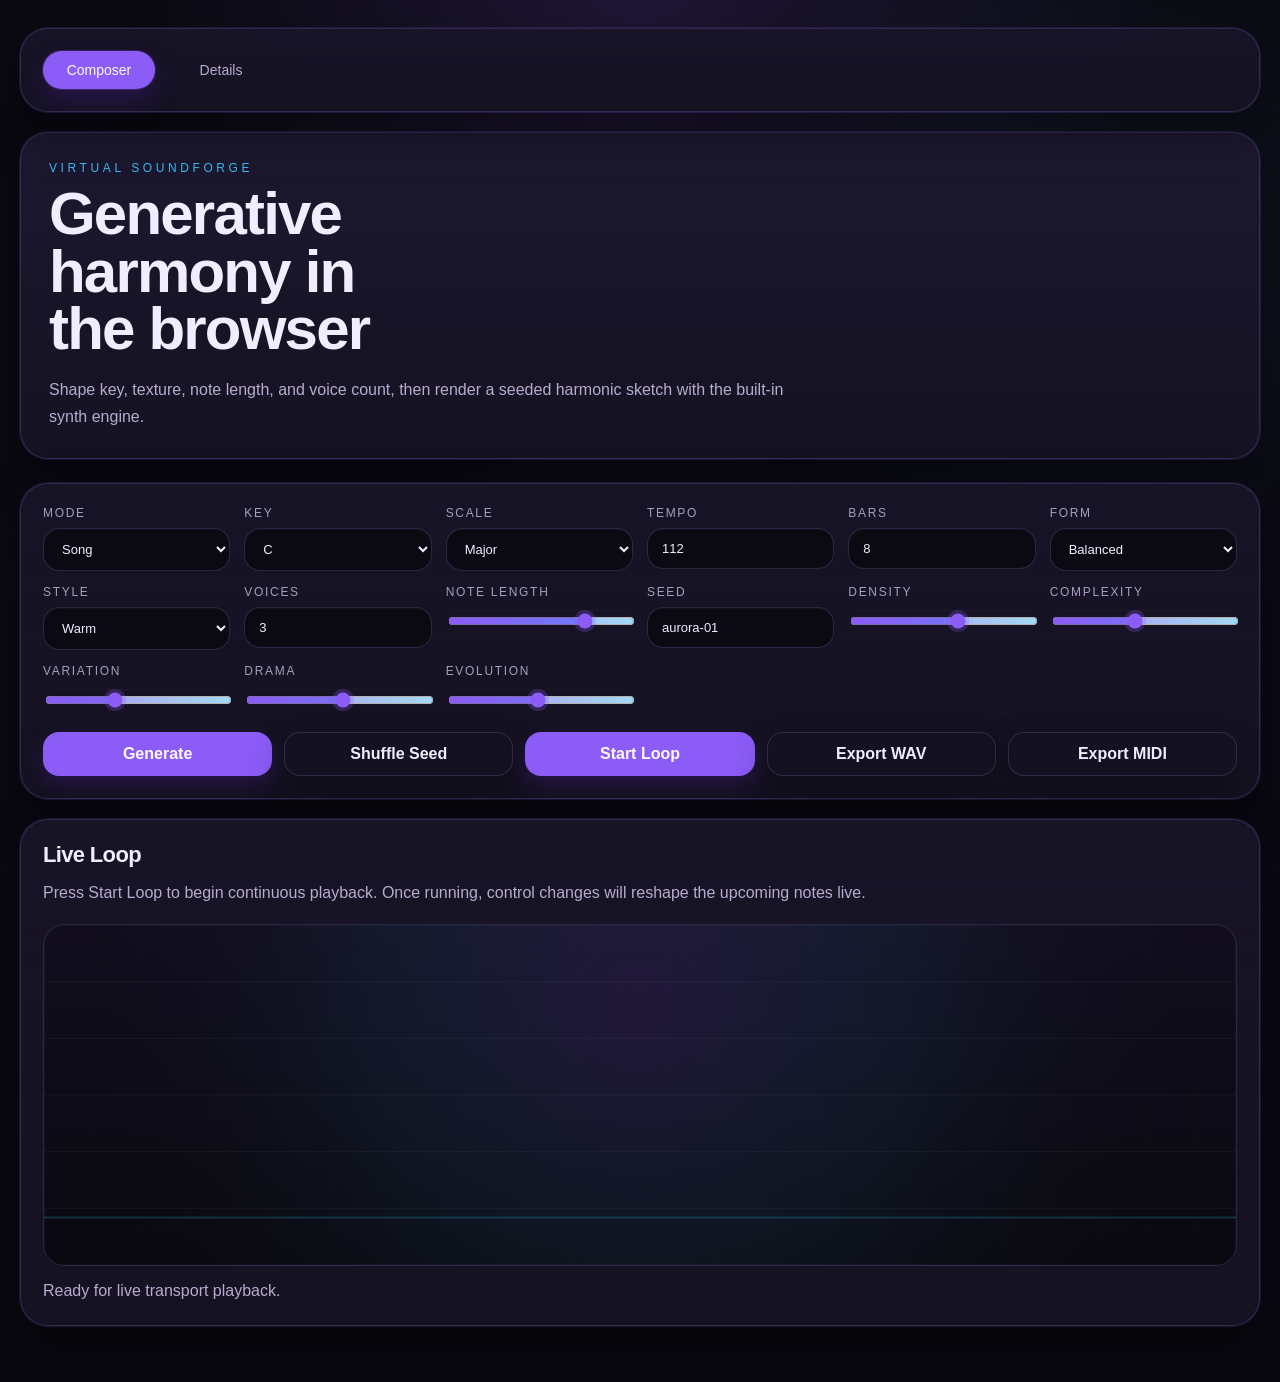
<file: index.html>
<!DOCTYPE html>
<html lang="en">
<head>
  <meta charset="utf-8" />
  <meta name="viewport" content="width=device-width, initial-scale=1" />
  <title>Virtual Soundforge</title>
  <link rel="stylesheet" href="index.css" />
</head>
<body>
  <main class="app-shell">
    <nav class="top-nav card">
      <a class="nav-link current" href="./index.html">Composer</a>
      <a class="nav-link" href="./details.html">Details</a>
    </nav>

    <section class="hero">
      <p class="eyebrow">Virtual Soundforge</p>
      <h1>Generative harmony in the browser</h1>
      <p class="lede">
        Shape key, texture, note length, and voice count, then render a seeded
        harmonic sketch with the built-in synth engine.
      </p>
    </section>

    <section class="controls card">
      <div class="grid">
        <label>
          <span>Mode</span>
          <select id="mode">
            <option value="random">Random</option>
            <option value="phrase">Phrase</option>
            <option value="song" selected>Song</option>
          </select>
        </label>
        <label>
          <span>Key</span>
          <select id="key">
            <option>C</option>
            <option>C#</option>
            <option>D</option>
            <option>D#</option>
            <option>E</option>
            <option>F</option>
            <option>F#</option>
            <option>G</option>
            <option>G#</option>
            <option>A</option>
            <option>A#</option>
            <option>B</option>
          </select>
        </label>
        <label>
          <span>Scale</span>
          <select id="scale">
            <option value="major">Major</option>
            <option value="minor">Minor</option>
          </select>
        </label>
        <label>
          <span>Tempo</span>
          <input id="tempo" type="number" min="60" max="180" step="1" value="112" />
        </label>
        <label>
          <span>Bars</span>
          <input id="bars" type="number" min="4" max="16" step="1" value="8" />
        </label>
        <label>
          <span>Form</span>
          <select id="formStyle">
            <option value="balanced">Balanced</option>
            <option value="short">Short</option>
            <option value="full">Full</option>
          </select>
        </label>
        <label>
          <span>Style</span>
          <select id="style">
            <option value="warm">Warm</option>
            <option value="glassy">Glassy</option>
            <option value="organ">Organ</option>
            <option value="dark">Dark</option>
            <option value="lush">Lush</option>
          </select>
        </label>
        <label>
          <span>Voices</span>
          <input id="voices" type="number" min="1" max="6" step="1" value="3" />
        </label>
        <label>
          <span>Note Length</span>
          <input id="noteLength" type="range" min="25" max="100" step="1" value="82" />
        </label>
        <label>
          <span>Seed</span>
          <input id="seed" type="text" value="aurora-01" />
        </label>
        <label>
          <span>Density</span>
          <input id="density" type="range" min="0" max="100" step="1" value="58" />
        </label>
        <label>
          <span>Complexity</span>
          <input id="complexity" type="range" min="0" max="100" step="1" value="44" />
        </label>
        <label>
          <span>Variation</span>
          <input id="variation" type="range" min="0" max="100" step="1" value="36" />
        </label>
        <label>
          <span>Drama</span>
          <input id="drama" type="range" min="0" max="100" step="1" value="52" />
        </label>
        <label>
          <span>Evolution</span>
          <input id="evolution" type="range" min="0" max="100" step="1" value="48" />
        </label>
      </div>

      <div class="actions">
        <button id="generateButton" type="button">Generate</button>
        <button id="shuffleSeedButton" type="button">Shuffle Seed</button>
        <button id="playButton" type="button">Play</button>
        <button id="exportButton" type="button">Export WAV</button>
        <button id="exportMidiButton" type="button">Export MIDI</button>
      </div>
    </section>

    <section class="card">
      <h2>Live Loop</h2>
      <p id="transportHint" class="status">
        Press Start Loop to begin continuous playback. Once running, control changes will reshape the upcoming notes live.
      </p>
      <div class="visualizer-shell">
        <canvas id="visualizer" class="visualizer" width="1200" height="420" aria-label="Audio visualizer"></canvas>
      </div>
      <p id="status" class="status">Ready.</p>
    </section>
  </main>

  <script type="module" src="./src/app/main.js"></script>
</body>
</html>
</file>
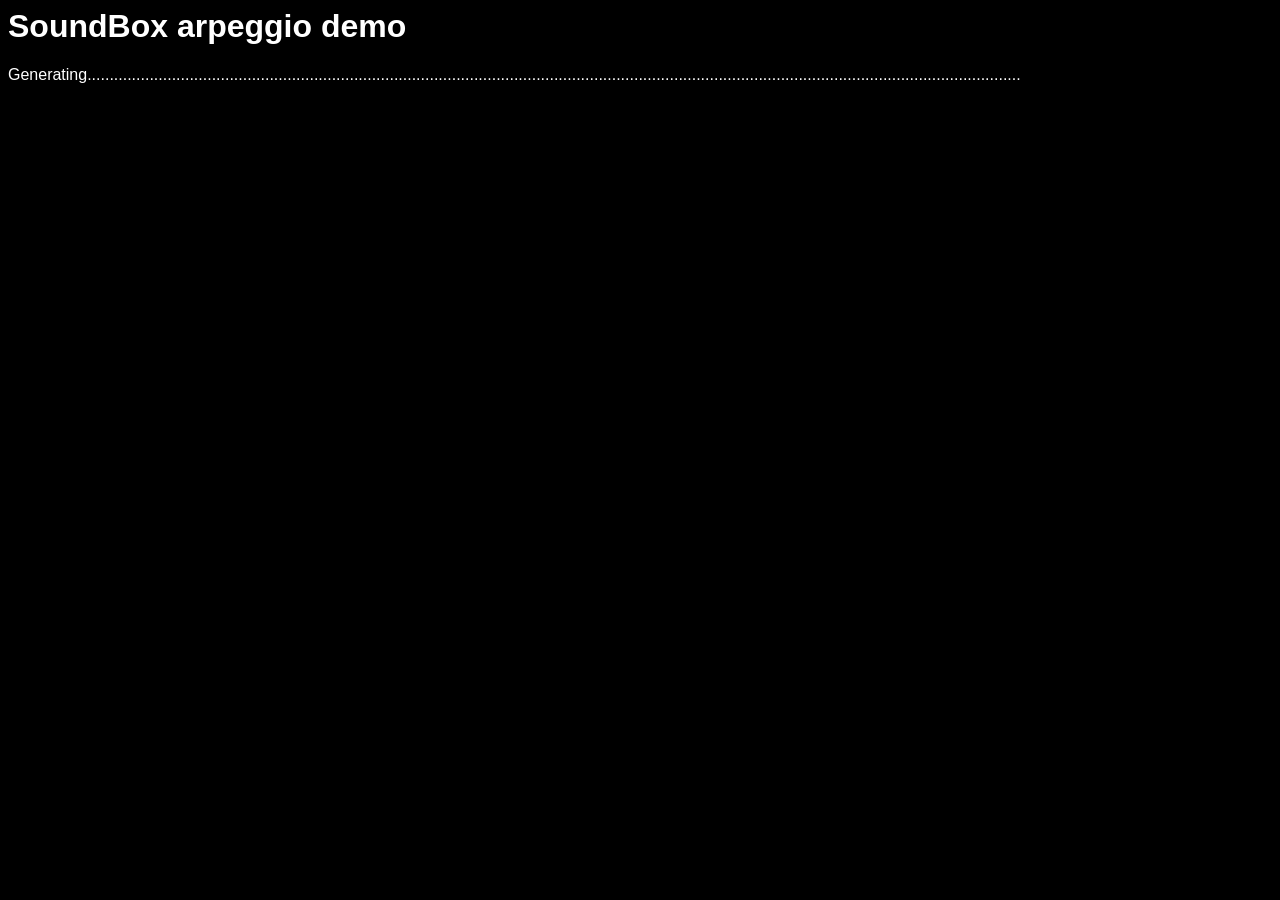
<file: arpeggio-demo.html>
<html>
<head>
  <title>SoundBox arpeggio demo</title>
  <style type="text/css">
body {
  font-family: arial, sans-serif;
  background: #000;
  color: #fff;
}
  </style>
  <script type="text/javascript" src="player-small.js"></script>
  <script type="text/javascript" src="third_party/Blob.js"></script>
  <script type="text/javascript">
function startDemo() {
  //----------------------------------------------------------------------------
  // Music data section
  //----------------------------------------------------------------------------

  // Song data
var song={songData:[{i:[2,255,128,0,1,154,116,9,0,0,15,4,49,0,0,0,84,4,1,2,53,25,7,32,39,3,45,4],p:[1,11,2,3,4,10,5,6,12],c:[{n:[142,,145,149,,142,145,,149,142,,149,142,,145,149,,142,145,,149,142,,149,130,,,,,118,,,,,,,130,,,,,130],f:[13,,,,,,,,,,,,,,,,,,,,,,,,40]},{n:[137,,140,144,,137,140,,144,137,,144,137,,140,144,,137,140,,144,137,,144,125,,,,,113,,,,,,,125,,,,,125],f:[]},{n:[144,,147,151,,144,147,,151,144,,151,144,,147,151,,144,147,,151,144,,151,132,,,,,120,,,,,,,132,,,,,132],f:[]},{n:[142,,145,149,,142,145,,149,142,,149,142,,145,149,,142,145,,149,142,,149,130,,,118,,118,130,,,118,,118,130,,,118,,118,130,,,118,,118],f:[13,,,,,,,,,,,,,,,,,,,,,,,,49]},{n:[137,,140,144,,137,140,,144,137,,144,137,,140,144,,137,140,,144,137,,144,125,,,113,,113,125,,,113,,113,125,,,113,,113,125,,,113,,113],f:[]},{n:[144,,147,151,,144,147,,151,144,,151,144,,147,151,,144,147,,151,144,,151,132,,,120,,120,132,,,120,,120,132,,,120,,120,132,,,120,,120],f:[]},{n:[],f:[]},{n:[],f:[]},{n:[],f:[]},{n:[142,,144,149,,142,144,,149,142,,149,142,,144,149,,142,144,,149,142,,149,130,,,118,,118,130,,,118,,118,130,,,118,,118,130,,,118,,118],f:[]},{n:[142,,144,149,,142,144,,149,142,,149,142,,144,149,,142,144,,149,142,,149,130,,,,,118,,,,,,,130,,,,,130],f:[]},{n:[130],f:[]}]},{i:[0,255,123,1,3,156,118,7,1,7,4,6,37,0,0,0,0,0,0,2,26,66,1,39,0,0,0,0],p:[1,1,1,1,1,1,1,1,2,3],c:[{n:[135,,,,,,135,,,,,,135,,,,,,135],f:[]},{n:[135],f:[]},{n:[],f:[]}]},{i:[0,221,128,1,3,210,128,0,1,127,0,0,105,0,0,3,77,3,1,3,57,174,1,71,20,0,75,2],p:[,,,,1,1,1,2,3],c:[{n:[,,,135,,,,,135,,,135,,,,135,,,,,135,,,135],f:[13,,,,,,,,,,,,,,,,,,,,,,,,53]},{n:[,,,135,,,,,135,,,135,,,,135,,,,135,,,135,135],f:[]},{n:[139],f:[13,,,,,,,,,,,,,,,,,,,,,,,,105]}]},{i:[2,146,140,0,2,224,128,3,0,0,112,17,134,0,3,3,179,4,1,3,41,218,11,45,150,3,111,4],p:[1,4,2,3,1,4,2,3,5],c:[{n:[130,,,118],f:[14]},{n:[125,,,113],f:[]},{n:[132,,139],f:[]},{n:[130,,137],f:[]},{n:[130],f:[14,,,,,,,,,,,,,,,,,,,,,,,,55]}]},{i:[2,40,140,1,0,0,140,0,0,255,5,0,20,0,0,0,0,0,0,3,161,192,0,16,67,4,7,1],p:[,,,2,1,1,1,1],c:[{n:[123,123,123,123,123,123,123,123,123,123,123,123,123,123,123,123,123,123,123,123,123,123,123,123],f:[]},{n:[,,,,,,,,,,,,123,,,123,,,123,,,123,123,123],f:[]}]},{i:[3,146,140,0,3,224,128,3,0,0,4,0,56,124,4,0,80,4,1,1,49,146,11,37,119,4,72,2],p:[1,2,3,4,1,2,3,4,5],c:[{n:[,,,142,,,,,142,,,142,,,,142,,,,,142,,,142],f:[14,,,,,,,,,,,,,,,,,,,,,,,,55]},{n:[,,,142,,,,,142,,,142,,,,142,,,,,142,,,142],f:[14,,,,,,,,,,,,,,,,,,,,,,,,39]},{n:[,,,137,,,,,137,,,137,,,,137,,,,,137,,,137],f:[14,,,,,,,,,,,,,,,,,,,,,,,,55]},{n:[,,,132,,,,,132,,,132,,,,132,,,,,132,,,132],f:[14,,,,,,,,,,,,,,,,,,,,,,,,124]},{n:[142,130,118,106],f:[14,,,,,,,,,,,,,,,,,,,,,,,,55]}]}],rowLen:5703,patternLen:24,endPattern:9,numChannels:6};

  //----------------------------------------------------------------------------
  // Demo program section
  //----------------------------------------------------------------------------

  // Initialize music generation (player).
  var t0 = new Date();
  var player = new CPlayer();
  player.init(song);

  // Generate music...
  var done = false;
  setInterval(function () {
    if (done) {
      return;
    }

    var s = document.getElementById("status");
    s.textContent = s.textContent + ".";

    done = player.generate() >= 1;

    if (done) {
      var t1 = new Date();
      s.textContent = s.textContent + "done (" + (t1 - t0) + "ms)";

      // Put the generated song in an Audio element.
      var wave = player.createWave();
      var audio = document.createElement("audio");
      audio.src = URL.createObjectURL(new Blob([wave], {type: "audio/wav"}));
      audio.play();

      // Start an oscilloscope animation.
      var ctx = document.getElementById("canvas").getContext("2d");
      setInterval(function () {
        // Get currently playing data.
        var t = audio.currentTime;
        var data = player.getData(t, 300);

        // Clear background.
        ctx.fillStyle = "rgb(0,30,0)";
        ctx.fillRect(0, 0, 300, 200);
        ctx.fillStyle = "rgb(0,30,60)";
        ctx.fillRect(0, 0, 300 * (t / audio.duration), 200);

        ctx.strokeStyle = "rgb(255,255,255)";

        // Plot left channel.
        ctx.beginPath();
        ctx.moveTo(0, 50 + 90 * data[0]);
        for (var k = 1; k < 300; ++k) {
          ctx.lineTo(k, 50 + 90 * data[k * 2]);
        }
        ctx.stroke();

        // Plot right channel.
        ctx.beginPath();
        ctx.moveTo(0, 150 + 90 * data[1]);
        for (var k = 1; k < 300; ++k) {
          ctx.lineTo(k, 150 + 90 * data[k * 2 + 1]);
        }
        ctx.stroke();
      }, 16);
    }
  }, 0);
}
  </script>
</head>
<body onload="startDemo();">
<h1>SoundBox arpeggio demo</h1>
<p id="status">Generating</p>
<canvas id="canvas" width="300" height="200" />
</body>
</html>
</file>
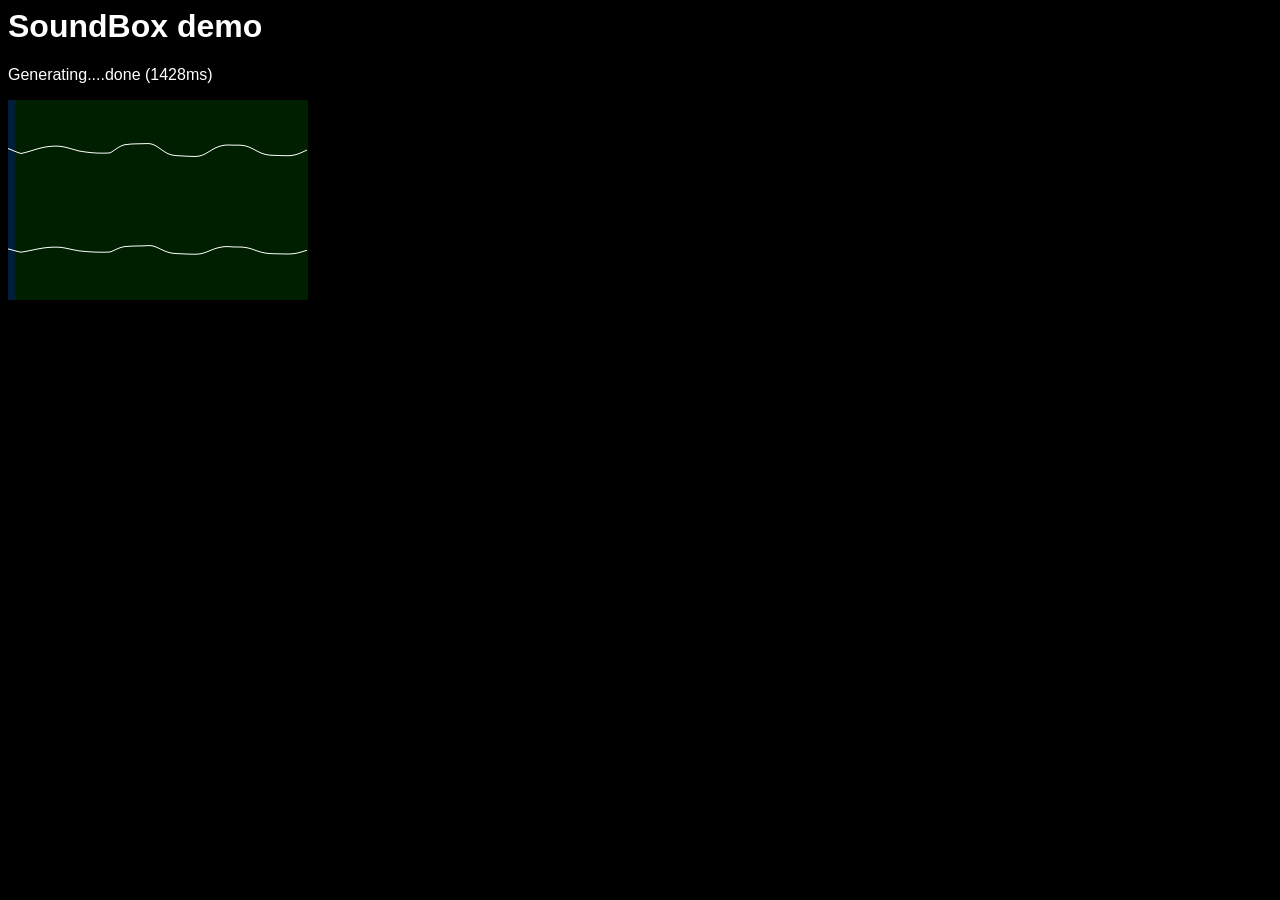
<file: demo.html>
<html>
<head>
  <title>SoundBox demo</title>
  <style type="text/css">
body {
  font-family: arial, sans-serif;
  background: #000;
  color: #fff;
}
  </style>
  <script type="text/javascript" src="player-small.js"></script>
  <script type="text/javascript" src="third_party/Blob.js"></script>
  <script type="text/javascript">
function startDemo() {
  //----------------------------------------------------------------------------
  // Music data section
  //----------------------------------------------------------------------------

  // Song data
var song={songData:[{i:[2,192,128,0,2,192,128,3,0,0,32,222,60,0,0,0,2,188,3,1,3,55,241,60,67,53,5,75,5],p:[1,2,3,4,3,4],c:[{n:[123],f:[]},{n:[118],f:[]},{n:[123,111],f:[]},{n:[118,106],f:[]}]},{i:[3,100,128,0,3,201,128,7,0,0,17,43,109,0,0,0,3,113,4,1,1,23,184,2,29,147,6,67,3],p:[,,1,2,1,2],c:[{n:[123,,,,,,,,123,,,,,,,,123,,,,,,,,123,,,,,,,,126,,,,,,,,126,,,,,,,,126,,,,,,,,126,,,,,,,,130,,,,,,,,130,,,,,,,,130,,,,,,,,130],f:[]},{n:[122,,,,,,,,122,,,,,,,,122,,,,,,,,122,,,,,,,,125,,,,,,,,125,,,,,,,,125,,,,,,,,125,,,,,,,,130,,,,,,,,130,,,,,,,,130,,,,,,,,130],f:[]}]},{i:[0,192,99,64,0,80,99,0,0,3,4,0,66,0,0,0,0,19,4,1,2,86,241,18,195,37,4,0,0],p:[,,1,1,1,1,1],c:[{n:[147,,,,147,,,,147,,,,147,,,,147,,,,147,,,,147,,,,147],f:[]}]},{i:[2,146,140,0,2,224,128,3,0,0,84,0,95,0,0,0,3,179,5,1,2,62,135,11,15,150,3,157,6],p:[,,,,1,2],c:[{n:[147,,145,,147,,,,,,,,,,,,135],f:[11,,,,,,,,,,,,,,,,11,,,,,,,,,,,,,,,,27,,,,,,,,,,,,,,,,84]},{n:[142,,140,,142,,,,,,,,,,,,130],f:[11,,,,,,,,,,,,,,,,11,,,,,,,,,,,,,,,,27,,,,,,,,,,,,,,,,84]}]}],rowLen:6615,patternLen:32,endPattern:6,numChannels:4};

  //----------------------------------------------------------------------------
  // Demo program section
  //----------------------------------------------------------------------------

  // Initialize music generation (player).
  var t0 = new Date();
  var player = new CPlayer();
  player.init(song);

  // Generate music...
  var done = false;
  setInterval(function () {
    if (done) {
      return;
    }

    var s = document.getElementById("status");
    s.textContent = s.textContent + ".";

    done = player.generate() >= 1;

    if (done) {
      var t1 = new Date();
      s.textContent = s.textContent + "done (" + (t1 - t0) + "ms)";

      // Put the generated song in an Audio element.
      var wave = player.createWave();
      var audio = document.createElement("audio");
      audio.src = URL.createObjectURL(new Blob([wave], {type: "audio/wav"}));
      audio.play();

      // Start an oscilloscope animation.
      var ctx = document.getElementById("canvas").getContext("2d");
      setInterval(function () {
        // Get currently playing data.
        var t = audio.currentTime;
        var data = player.getData(t, 300);

        // Clear background.
        ctx.fillStyle = "rgb(0,30,0)";
        ctx.fillRect(0, 0, 300, 200);
        ctx.fillStyle = "rgb(0,30,60)";
        ctx.fillRect(0, 0, 300 * (t / audio.duration), 200);

        ctx.strokeStyle = "rgb(255,255,255)";

        // Plot left channel.
        ctx.beginPath();
        ctx.moveTo(0, 50 + 90 * data[0]);
        for (var k = 1; k < 300; ++k) {
          ctx.lineTo(k, 50 + 90 * data[k * 2]);
        }
        ctx.stroke();

        // Plot right channel.
        ctx.beginPath();
        ctx.moveTo(0, 150 + 90 * data[1]);
        for (var k = 1; k < 300; ++k) {
          ctx.lineTo(k, 150 + 90 * data[k * 2 + 1]);
        }
        ctx.stroke();
      }, 16);
    }
  }, 0);
}
  </script>
</head>
<body onload="startDemo();">
<h1>SoundBox demo</h1>
<p id="status">Generating</p>
<canvas id="canvas" width="300" height="200" />
</body>
</html>
</file>
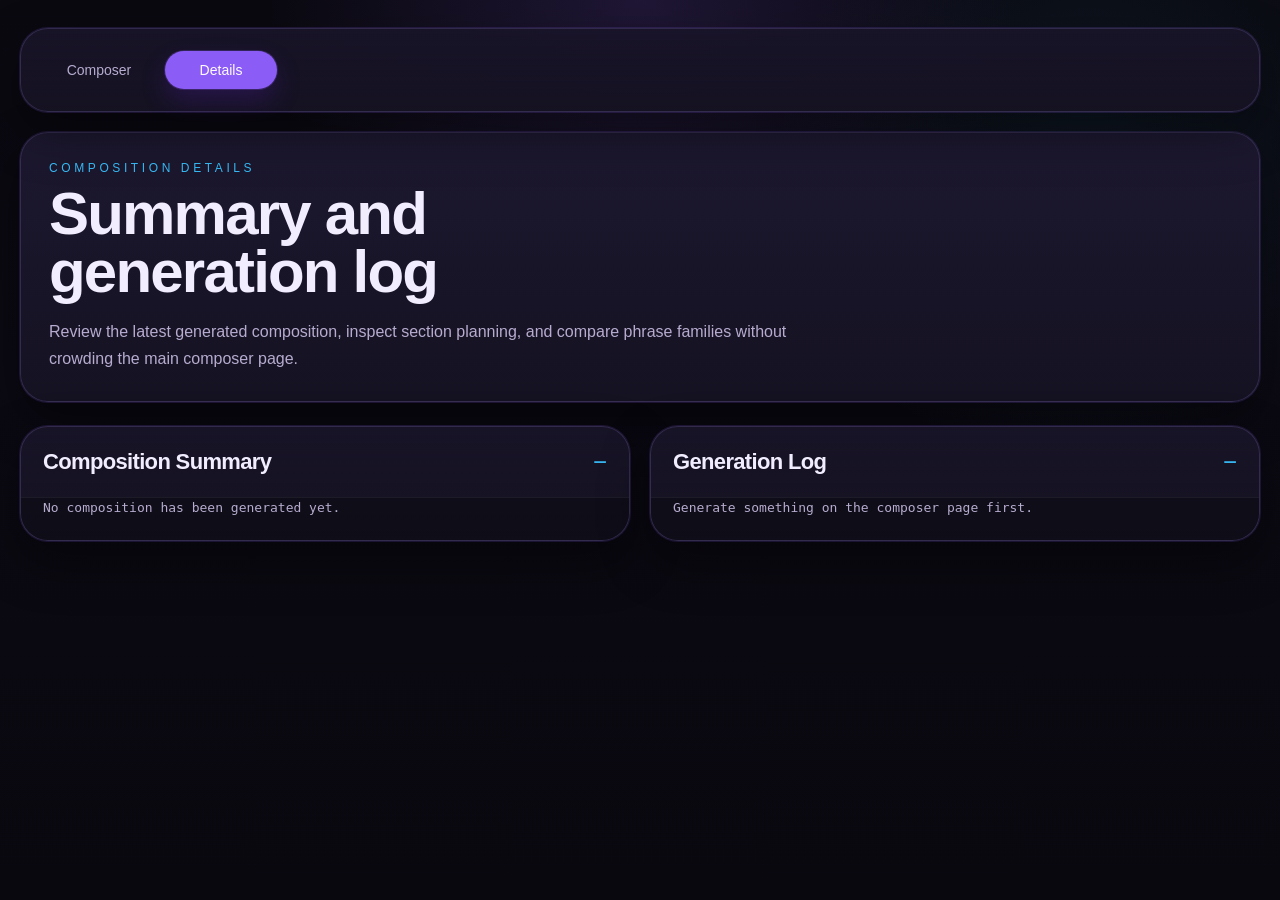
<file: details.html>
<!DOCTYPE html>
<html lang="en">
<head>
  <meta charset="utf-8" />
  <meta name="viewport" content="width=device-width, initial-scale=1" />
  <title>Virtual Soundforge Details</title>
  <link rel="stylesheet" href="index.css" />
</head>
<body>
  <main class="app-shell">
    <nav class="top-nav card">
      <a class="nav-link" href="./index.html">Composer</a>
      <a class="nav-link current" href="./details.html">Details</a>
    </nav>

    <section class="hero">
      <p class="eyebrow">Composition Details</p>
      <h1>Summary and generation log</h1>
      <p class="lede">
        Review the latest generated composition, inspect section planning, and
        compare phrase families without crowding the main composer page.
      </p>
    </section>

    <section class="layout">
      <details class="card collapsible" open>
        <summary>
          <h2>Composition Summary</h2>
        </summary>
        <pre id="summary">No composition has been generated yet.</pre>
      </details>

      <details class="card collapsible" open>
        <summary>
          <h2>Generation Log</h2>
        </summary>
        <pre id="debug">Generate something on the composer page first.</pre>
      </details>
    </section>
  </main>

  <script type="module" src="./src/app/details.js"></script>
</body>
</html>
</file>
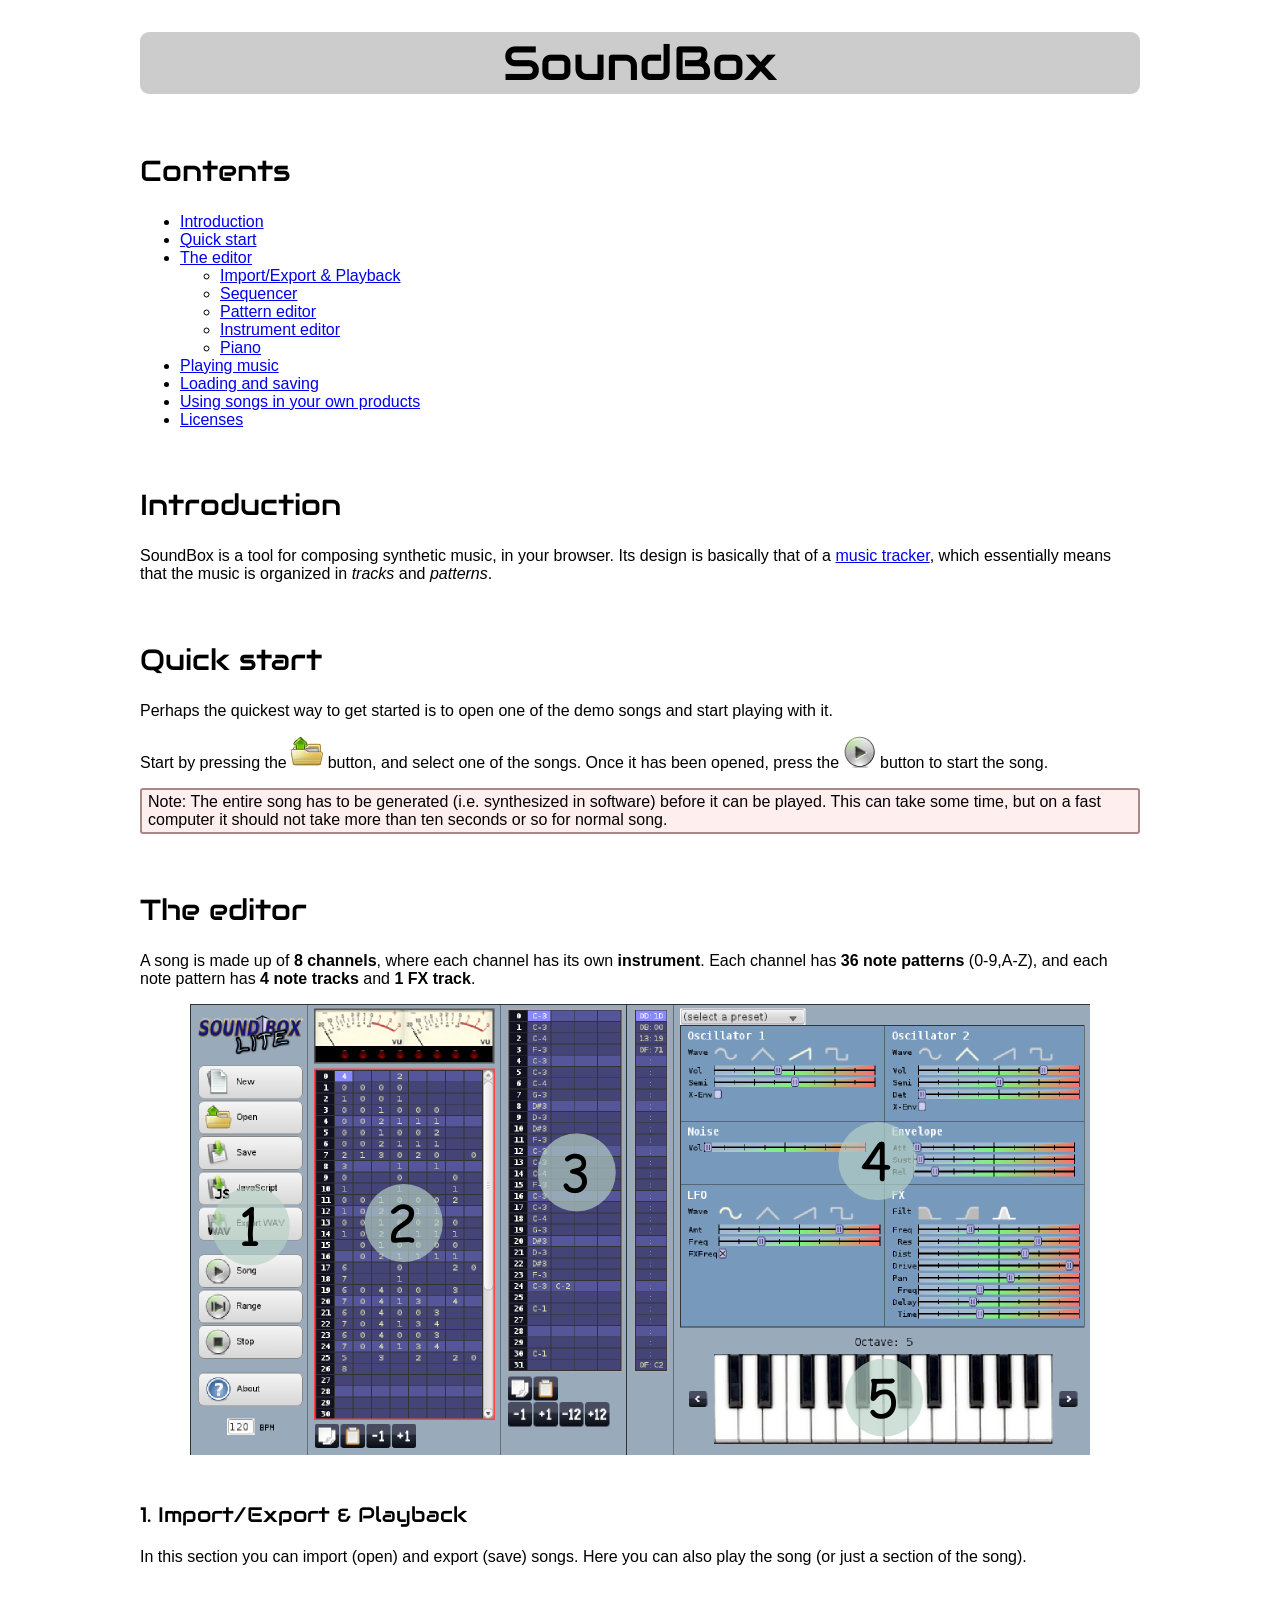
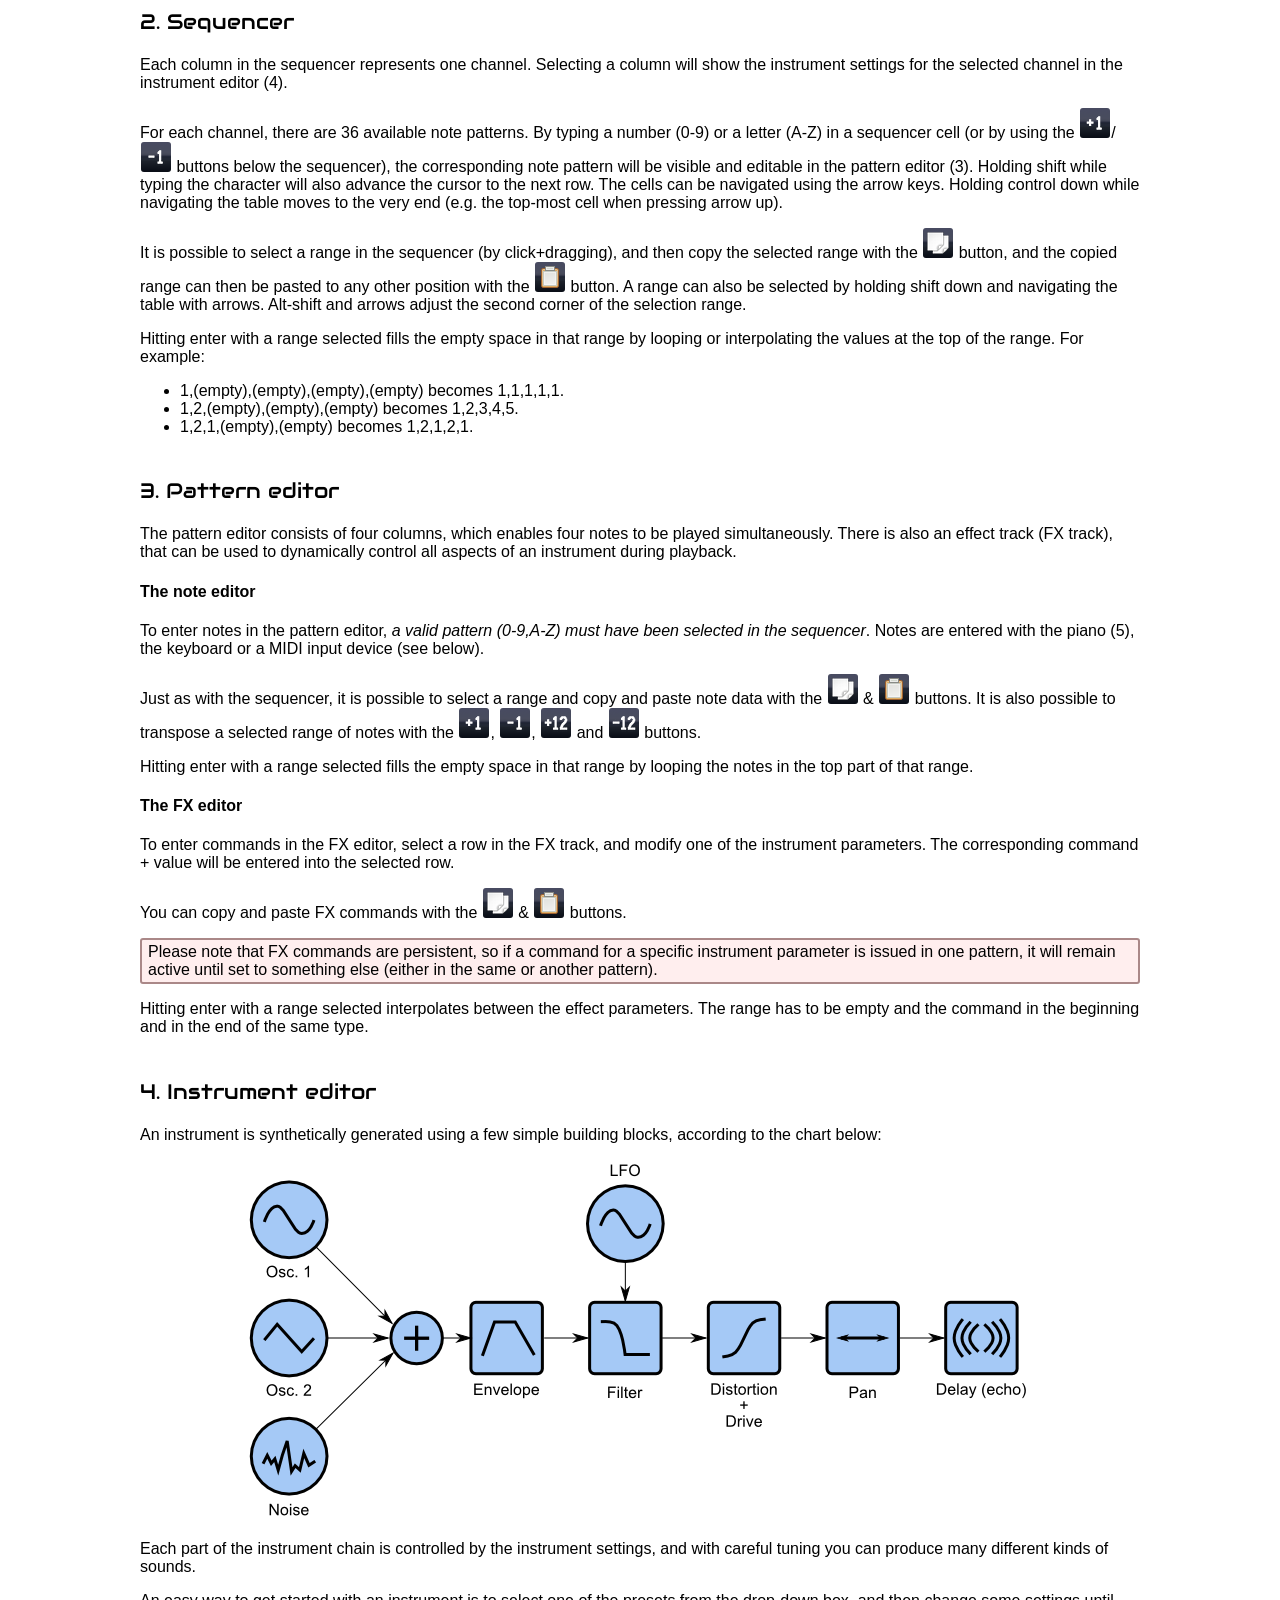
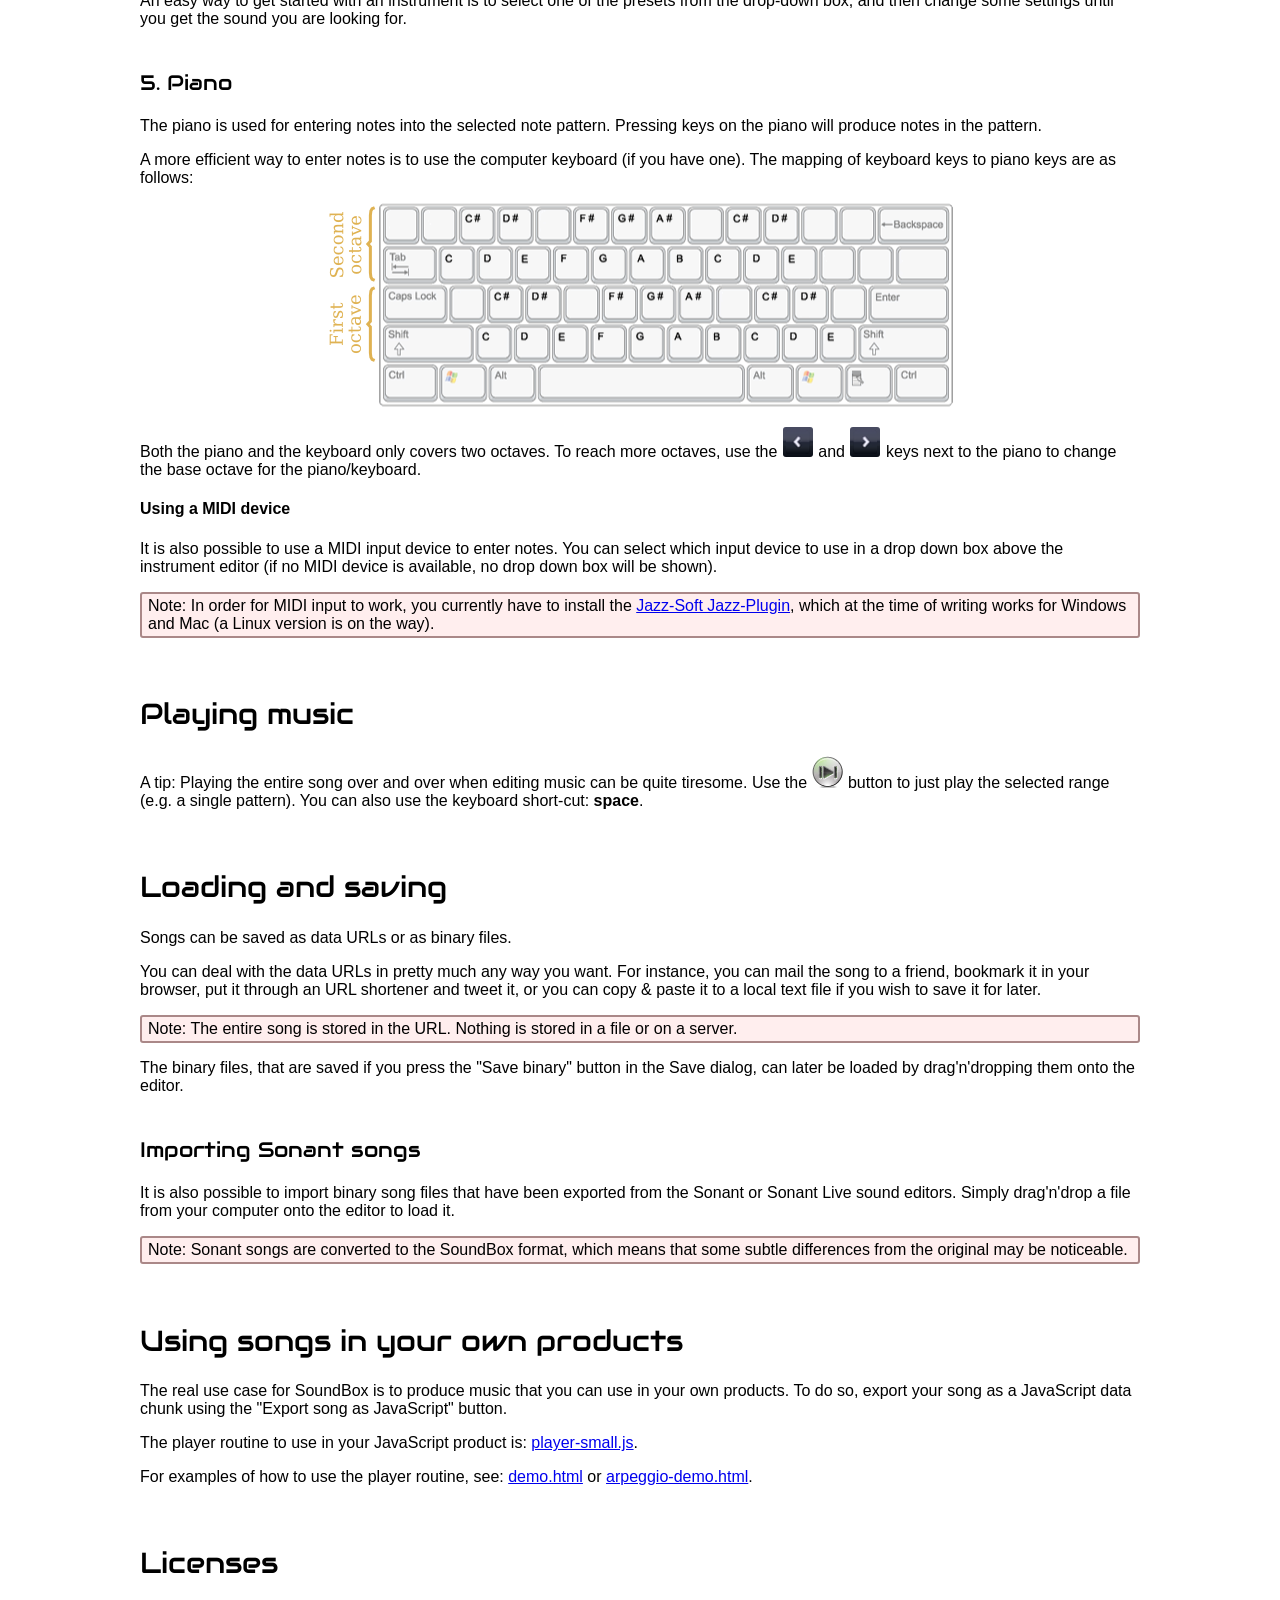
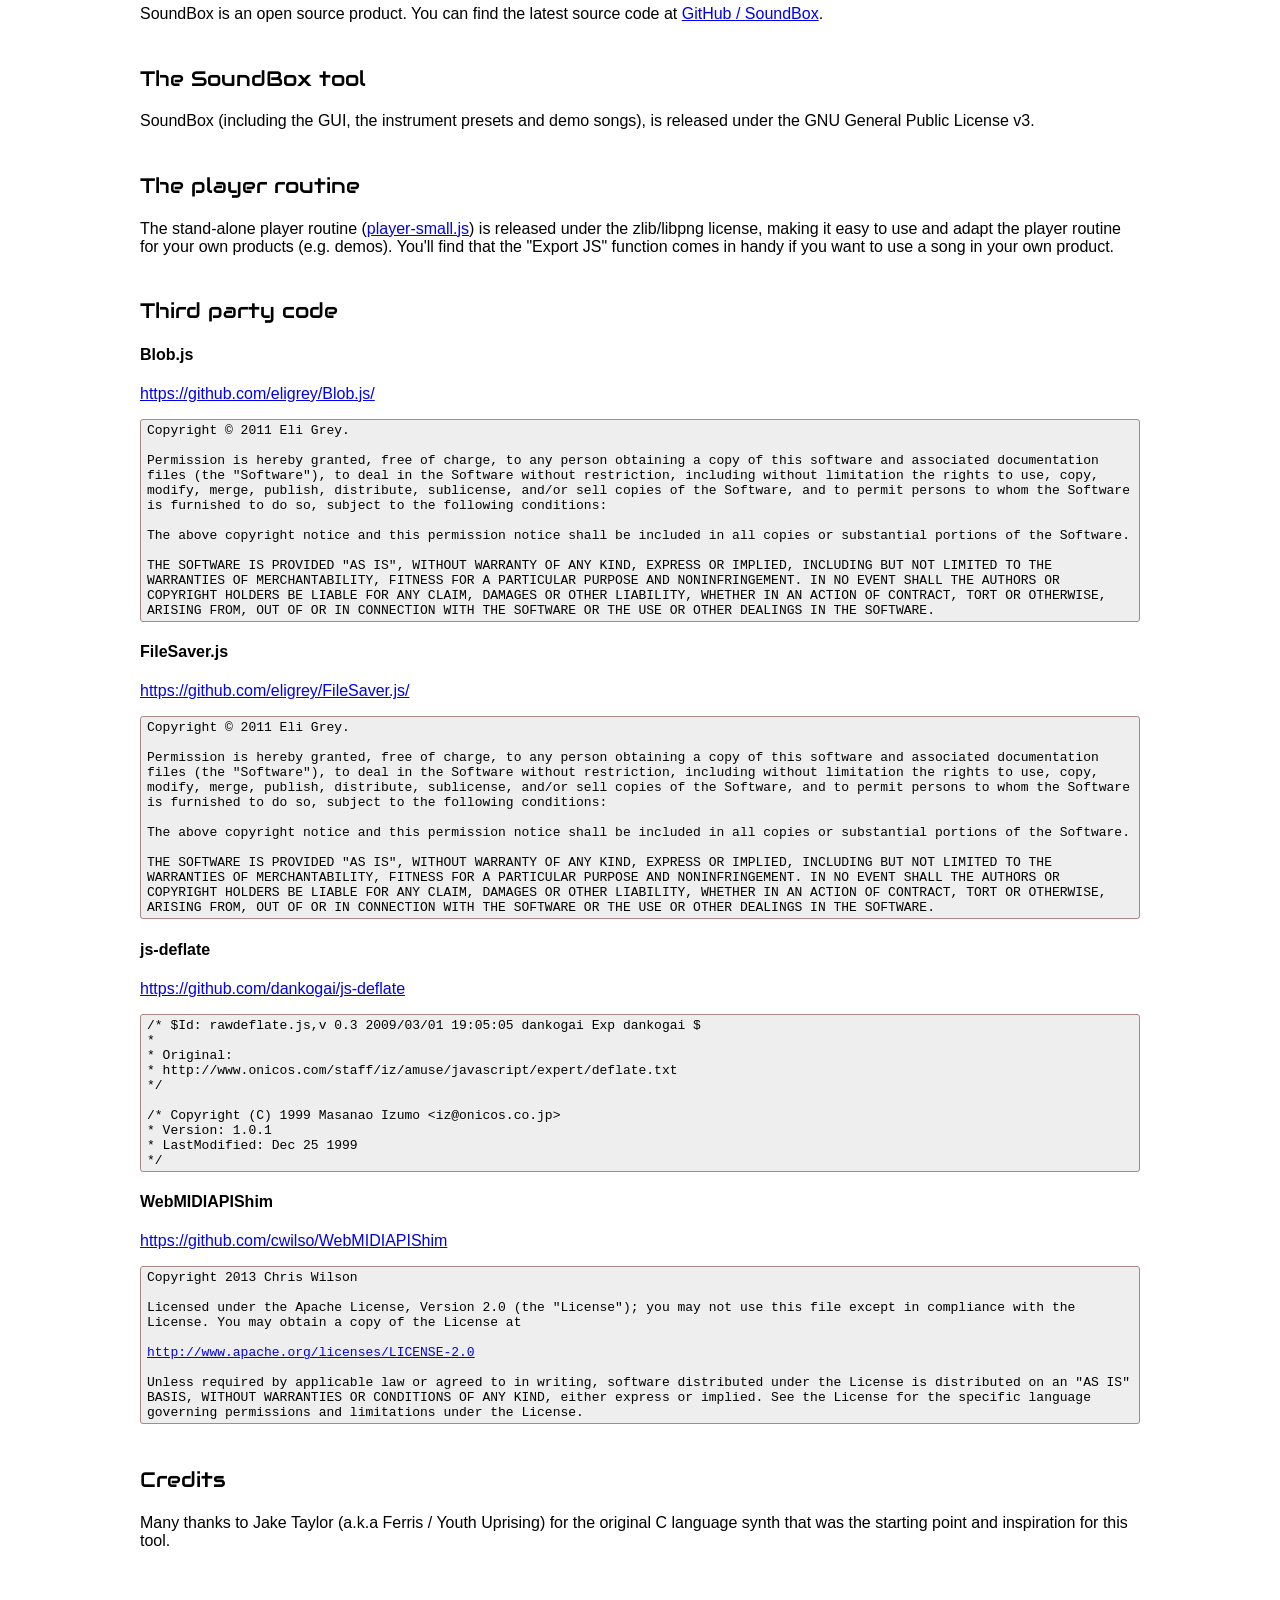
<file: help.html>
<?xml version="1.0" encoding="UTF-8"?>
<!DOCTYPE html PUBLIC "-//W3C//DTD XHTML 1.0 Strict//EN" "http://www.w3.org/TR/xhtml1/DTD/xhtml1-strict.dtd">
<!--
*
* Copyright (c) 2011-2013 Marcus Geelnard
*
* This file is part of SoundBox.
*
* SoundBox is free software: you can redistribute it and/or modify
* it under the terms of the GNU General Public License as published by
* the Free Software Foundation, either version 3 of the License, or
* (at your option) any later version.
*
* SoundBox is distributed in the hope that it will be useful,
* but WITHOUT ANY WARRANTY; without even the implied warranty of
* MERCHANTABILITY or FITNESS FOR A PARTICULAR PURPOSE.  See the
* GNU General Public License for more details.
*
* You should have received a copy of the GNU General Public License
* along with SoundBox.  If not, see <http://www.gnu.org/licenses/>.
*
-->
<html xmlns="http://www.w3.org/1999/xhtml">
<head>
  <title>SoundBox - Help</title>
  <meta name="viewport" content="width=device-width" />
  <meta name="robots" content="noindex" />
  <meta http-equiv="content-type" content="application/xhtml+xml; charset=utf-8" />
  <link rel="stylesheet" type="text/css" href="help.css" />
  <link rel="shortcut icon" href="favicon.ico" />
</head>
<body>
<div id="content"><div></div>
<h1>SoundBox</h1>

<h2>Contents</h2>

<ul>
  <li><a href="#introduction">Introduction</a></li>
  <li><a href="#quickstart">Quick start</a></li>
  <li><a href="#theeditor">The editor</a><ul>
    <li><a href="#theeditor_import">Import/Export &amp; Playback</a></li>
    <li><a href="#theeditor_sequencer">Sequencer</a></li>
    <li><a href="#theeditor_patterneditor">Pattern editor</a></li>
    <li><a href="#theeditor_instrumenteditor">Instrument editor</a></li>
    <li><a href="#theeditor_piano">Piano</a></li>
  </ul></li>
  <li><a href="#playingmusic">Playing music</a></li>
  <li><a href="#loadingandsaving">Loading and saving</a></li>
  <li><a href="#usinginproducts">Using songs in your own products</a></li>
  <li><a href="#licenses">Licenses</a></li>
</ul>


<h2><a name="introduction" />Introduction</h2>
<p>SoundBox is a tool for composing synthetic music, in your browser. Its
design is basically that of a <a href="http://en.wikipedia.org/wiki/Music_tracker">music tracker</a>,
which essentially means that the music is organized in <em>tracks</em> and <em>patterns</em>.</p>


<h2><a name="quickstart" />Quick start</h2>
<p>Perhaps the quickest way to get started is to open one of the demo songs and
start playing with it.</p>

<p>Start by pressing the <img src="gui/open.png" alt="Open" /> button, and select
one of the songs. Once it has been opened, press the <img src="gui/play.png" alt="Play" />
button to start the song.</p>

<p class="note">Note: The entire song has to be generated (i.e. synthesized in software)
before it can be played. This can take some time, but on a fast computer it should
not take more than ten seconds or so for normal song.</p>


<h2><a name="theeditor" />The editor</h2>

<p>A song is made up of <strong>8 channels</strong>, where each channel has its
own <strong>instrument</strong>. Each channel has <strong>36 note patterns</strong>
(0-9,A-Z), and each note pattern has <strong>4 note tracks</strong> and
<strong>1 FX track</strong>.</p>

<div class="centered"><img src="help/ui-overview.png" width=900 height=451 alt="Overview"></img></div>

<h3><a name="theeditor_import" />1. Import/Export &amp; Playback</h3>

<p>In this section you can import (open) and export (save) songs. Here you can
also play the song (or just a section of the song).</p>

<h3><a name="theeditor_sequencer" />2. Sequencer</h3>

<p>Each column in the sequencer represents one channel. Selecting a column will
show the instrument settings for the selected channel in the instrument
editor (4).</p>

<p>For each channel, there are 36 available note patterns. By typing a number
(0-9) or a letter (A-Z) in a sequencer cell (or by using the
<img class="smallButton" src="gui/plus-one.png" alt="+1" />/<img class="smallButton" src="gui/minus-one.png" alt="-1" />
buttons below the sequencer), the corresponding note pattern will be visible and
editable in the pattern editor (3). Holding shift while typing the character will 
also advance the cursor to the next row. The cells can be navigated using the
arrow keys. Holding control down while navigating the table moves to the very
end (e.g. the top-most cell when pressing arrow up).</p>

<p>It is possible to select a range in the sequencer (by click+dragging), and
then copy the selected range with the <img class="smallButton" src="gui/edit-copy.png" alt="Copy" /> button,
and the copied range can then be pasted to any other position with the
<img class="smallButton" src="gui/edit-paste.png" alt="Paste" /> button.
A range can also be selected by holding shift down and navigating the table
with arrows. Alt-shift and arrows adjust the second corner of the selection range.</p>

<p>Hitting enter with a range selected fills the empty space in that range 
by looping or interpolating the values at the top of the range. For example:
<ul>
<li>1,(empty),(empty),(empty),(empty) becomes 1,1,1,1,1.</li>
<li>1,2,(empty),(empty),(empty) becomes 1,2,3,4,5.</li>
<li>1,2,1,(empty),(empty) becomes 1,2,1,2,1.</li>
</ul>
</p>

<h3><a name="theeditor_patterneditor" />3. Pattern editor</h3>

<p>The pattern editor consists of four columns, which enables four notes to be
played simultaneously. There is also an effect track (FX track), that can be
used to dynamically control all aspects of an instrument during playback.</p>

<h4>The note editor</h4>

<p>To enter notes in the pattern editor, <em>a valid pattern (0-9,A-Z) must have been
selected in the sequencer</em>. Notes are entered with the piano (5), the keyboard
or a MIDI input device (see below).</p>

<p>Just as with the sequencer, it is possible to select a range and copy and 
paste note data with the <img class="smallButton" src="gui/edit-copy.png" alt="Copy" /> &amp;
<img class="smallButton" src="gui/edit-paste.png" alt="Paste" /> buttons.
It is also possible to transpose a selected range of notes with the
<img class="smallButton" src="gui/plus-one.png" alt="+1" />,
<img class="smallButton" src="gui/minus-one.png" alt="-1" />,
<img class="smallButton" src="gui/plus-twelve.png" alt="+12" /> and
<img class="smallButton" src="gui/minus-twelve.png" alt="-12" /> buttons.</p>

<p>Hitting enter with a range selected fills the empty space in that range 
by looping the notes in the top part of that range.</p>

<h4>The FX editor</h4>

<p>To enter commands in the FX editor, select a row in the FX track, and modify
one of the instrument parameters. The corresponding command + value will be
entered into the selected row.</p>

<p><p>You can copy and paste FX commands with the
<img class="smallButton" src="gui/edit-copy.png" alt="Copy" /> &amp;
<img class="smallButton" src="gui/edit-paste.png" alt="Paste" /> buttons.</p>

<p class="note">Please note that FX commands are persistent, so if a command for a specific
instrument parameter is issued in one pattern, it will remain active until
set to something else (either in the same or another pattern).</p>

<p>Hitting enter with a range selected interpolates between the effect
parameters. The range has to be empty and the command in the beginning and
in the end of the same type.</p>

<h3><a name="theeditor_instrumenteditor" />4. Instrument editor</h3>

<p>An instrument is synthetically generated using a few simple building blocks,
according to the chart below:</p>

<div class="centered"><img src="help/instrument-graph.png" width=790 height=360 alt="Overview"></img></div>

<p>Each part of the instrument chain is controlled by the instrument settings,
and with careful tuning you can produce many different kinds of sounds.</p>

<p>An easy way to get started with an instrument is to select one of the presets
from the drop-down box, and then change some settings until you get the sound
you are looking for.</p>


<h3><a name="theeditor_piano" />5. Piano</h3>

<p>The piano is used for entering notes into the selected note pattern. Pressing
keys on the piano will produce notes in the pattern.</p>

<p>A more efficient way to enter notes is to use the computer keyboard (if you
have one). The mapping of keyboard keys to piano keys are as follows:</p>

<div class="centered"><img src="help/keyboard-layout.png" width=626 height=204 alt="Keyboard layout"></img></div>

<p>Both the piano and the keyboard only covers two octaves. To reach more
octaves, use the <img class="smallButton" src="gui/button-prev.png" alt="Octave down" /> and
<img class="smallButton" src="gui/button-next.png" alt="Octave up" /> keys
next to the piano to change the base octave for the piano/keyboard.</p>

<h4>Using a MIDI device</h4>

<p>It is also possible to use a MIDI input device to enter notes. You can select
which input device to use in a drop down box above the instrument editor (if no
MIDI device is available, no drop down box will be shown).</p>

<p class="note">Note: In order for MIDI input to work, you currently have to
install the <a href="http://jazz-soft.net/">Jazz-Soft Jazz-Plugin</a>, which
at the time of writing works for Windows and Mac (a Linux version is on the
way).</p>


<h2><a name="playingmusic" />Playing music</h2>

<p>A tip: Playing the entire song over and over when editing music can be quite
tiresome. Use the <img src="gui/play-range.png" alt="Play range" /> button to
just play the selected range (e.g. a single pattern). You can also use the
keyboard short-cut: <strong>space</strong>.</p>


<h2><a name="loadingandsaving" />Loading and saving</h2>

<p>Songs can be saved as data URLs or as binary files.</p>

<p>You can deal with the data URLs in pretty much any way you want.
For instance, you can mail the song to a friend, bookmark it in your
browser, put it through an URL shortener and tweet it, or you can copy &amp;
paste it to a local text file if you wish to save it for later.</p>

<p class="note">Note: The entire song is stored in the URL. Nothing is stored in
a file or on a server.</p>

<p>The binary files, that are saved if you press the "Save binary" button
in the Save dialog, can later be loaded by drag'n'dropping them onto the
editor.</p>

<h3>Importing Sonant songs</h3>

<p>It is also possible to import binary song files that have been exported from
the Sonant or Sonant Live sound editors. Simply drag'n'drop a file from your
computer onto the editor to load it.</p>

<p class="note">Note: Sonant songs are converted to the SoundBox format, which
means that some subtle differences from the original may be noticeable.</p>

<h2><a name="usinginproducts" />Using songs in your own products</h2>

<p>The real use case for SoundBox is to produce music that you can use in your
own products. To do so, export your song as a JavaScript data chunk using the
"Export song as JavaScript" button.</p>

<p>The player routine to use in your JavaScript product is:
<a href="player-small.js">player-small.js</a>.</p>

<p>For examples of how to use the player routine, see:
<a href="demo.html">demo.html</a> or
<a href="arpeggio-demo.html">arpeggio-demo.html</a>.</p>

<h2><a name="licenses" />Licenses</h2>

<p>SoundBox is an open source product. You can find the latest source code at
<a href="https://github.com/mbitsnbites/soundbox">GitHub / SoundBox</a>.</p>


<h3>The SoundBox tool</h3>

<p>SoundBox (including the GUI, the instrument presets and demo songs), is
released under the GNU General Public License v3.</p>

<h3>The player routine</h3>

<p>The stand-alone player routine (<a href="player-small.js">player-small.js</a>)
is released under the zlib/libpng license, making it easy to use and
adapt the player routine for your own products (e.g. demos). You'll find that
the "Export JS" function comes in handy if you want to use a song in your own
product.</p>

<h3>Third party code</h3>

<h4>Blob.js</h4>

<p><a href="https://github.com/eligrey/Blob.js/">https://github.com/eligrey/Blob.js/</a></p>

<div class="license">Copyright © 2011 Eli Grey.
<br /><br />
Permission is hereby granted, free of charge, to any person obtaining a copy of this software and associated documentation files (the "Software"), to deal in the Software without restriction, including without limitation the rights to use, copy, modify, merge, publish, distribute, sublicense, and/or sell copies of the Software, and to permit persons to whom the Software is furnished to do so, subject to the following conditions:
<br /><br />
The above copyright notice and this permission notice shall be included in all copies or substantial portions of the Software.
<br /><br />
THE SOFTWARE IS PROVIDED "AS IS", WITHOUT WARRANTY OF ANY KIND, EXPRESS OR IMPLIED, INCLUDING BUT NOT LIMITED TO THE WARRANTIES OF MERCHANTABILITY, FITNESS FOR A PARTICULAR PURPOSE AND NONINFRINGEMENT. IN NO EVENT SHALL THE AUTHORS OR COPYRIGHT HOLDERS BE LIABLE FOR ANY CLAIM, DAMAGES OR OTHER LIABILITY, WHETHER IN AN ACTION OF CONTRACT, TORT OR OTHERWISE, ARISING FROM, OUT OF OR IN CONNECTION WITH THE SOFTWARE OR THE USE OR OTHER DEALINGS IN THE SOFTWARE.</div>


<h4>FileSaver.js</h4>

<p><a href="https://github.com/eligrey/FileSaver.js/">https://github.com/eligrey/FileSaver.js/</a></p>

<div class="license">Copyright © 2011 Eli Grey.
<br /><br />
Permission is hereby granted, free of charge, to any person obtaining a copy of this software and associated documentation files (the "Software"), to deal in the Software without restriction, including without limitation the rights to use, copy, modify, merge, publish, distribute, sublicense, and/or sell copies of the Software, and to permit persons to whom the Software is furnished to do so, subject to the following conditions:
<br /><br />
The above copyright notice and this permission notice shall be included in all copies or substantial portions of the Software.
<br /><br />
THE SOFTWARE IS PROVIDED "AS IS", WITHOUT WARRANTY OF ANY KIND, EXPRESS OR IMPLIED, INCLUDING BUT NOT LIMITED TO THE WARRANTIES OF MERCHANTABILITY, FITNESS FOR A PARTICULAR PURPOSE AND NONINFRINGEMENT. IN NO EVENT SHALL THE AUTHORS OR COPYRIGHT HOLDERS BE LIABLE FOR ANY CLAIM, DAMAGES OR OTHER LIABILITY, WHETHER IN AN ACTION OF CONTRACT, TORT OR OTHERWISE, ARISING FROM, OUT OF OR IN CONNECTION WITH THE SOFTWARE OR THE USE OR OTHER DEALINGS IN THE SOFTWARE.</div>


<h4>js-deflate</h4>

<p><a href="https://github.com/dankogai/js-deflate">https://github.com/dankogai/js-deflate</a></p>

<div class="license">/* $Id: rawdeflate.js,v 0.3 2009/03/01 19:05:05 dankogai Exp dankogai $<br />
 *<br />
 * Original:<br />
 *   http://www.onicos.com/staff/iz/amuse/javascript/expert/deflate.txt<br />
 */<br />
<br />
/* Copyright (C) 1999 Masanao Izumo &lt;iz@onicos.co.jp&gt;<br />
 * Version: 1.0.1<br />
 * LastModified: Dec 25 1999<br />
 */</div>


<h4>WebMIDIAPIShim</h4>

<p><a href="https://github.com/cwilso/WebMIDIAPIShim">https://github.com/cwilso/WebMIDIAPIShim</a></p>

<div class="license">Copyright 2013 Chris Wilson
<br /><br />
Licensed under the Apache License, Version 2.0 (the "License");
you may not use this file except in compliance with the License.
You may obtain a copy of the License at
<br /><br />
<a href="http://www.apache.org/licenses/LICENSE-2.0">http://www.apache.org/licenses/LICENSE-2.0</a>
<br /><br />
Unless required by applicable law or agreed to in writing, software
distributed under the License is distributed on an "AS IS" BASIS,
WITHOUT WARRANTIES OR CONDITIONS OF ANY KIND, either express or implied.
See the License for the specific language governing permissions and
limitations under the License.</div>

<h3>Credits</h3>

<p>Many thanks to Jake Taylor (a.k.a Ferris / Youth Uprising) for the
original C language synth that was the starting point and inspiration for this
tool.</p>

</div>
</body>
</html>
</file>
<file: index.css>
:root {
  --bg: #0a0910;
  --surface: rgba(21, 18, 34, 0.92);
  --surface-alt: rgba(29, 24, 48, 0.9);
  --surface-soft: rgba(17, 14, 28, 0.88);
  --text: #f2ecff;
  --text-muted: #b7accf;
  --line: rgba(92, 78, 131, 0.42);
  --line-soft: rgba(255, 255, 255, 0.06);
  --accent: #8b5cf6;
  --accent-strong: #7c3aed;
  --accent-alt: #38bdf8;
  --shadow-glow: 0 0 0 1px rgba(139, 92, 246, 0.16), 0 20px 50px rgba(0, 0, 0, 0.38);
  --shadow-soft: 0 14px 35px rgba(0, 0, 0, 0.32);
}

* {
  box-sizing: border-box;
}

html {
  color-scheme: dark;
}

body {
  margin: 0;
  min-height: 100vh;
  font-family: Inter, "Avenir Next", "Segoe UI", sans-serif;
  color: var(--text);
  background:
    radial-gradient(circle at top, rgba(139, 92, 246, 0.16), transparent 34%),
    radial-gradient(circle at 85% 18%, rgba(56, 189, 248, 0.08), transparent 24%),
    linear-gradient(180deg, #0a0910 0%, #0b0912 42%, #09080f 100%);
}

body::before {
  content: "";
  position: fixed;
  inset: 0;
  pointer-events: none;
  background:
    linear-gradient(to right, rgba(255, 255, 255, 0.02) 1px, transparent 1px),
    linear-gradient(to bottom, rgba(255, 255, 255, 0.02) 1px, transparent 1px);
  background-size: 32px 32px;
  mask-image: linear-gradient(to bottom, rgba(0, 0, 0, 0.18), rgba(0, 0, 0, 0));
}

.app-shell {
  max-width: 88rem;
  margin: 0 auto;
  padding: 28px 20px 56px;
}

.hero {
  margin-bottom: 24px;
  padding: 28px;
  border: 1px solid var(--line);
  border-radius: 28px;
  background:
    linear-gradient(180deg, rgba(29, 24, 48, 0.94), rgba(21, 18, 34, 0.94)),
    var(--surface);
  box-shadow: var(--shadow-glow);
}

.top-nav {
  display: flex;
  gap: 10px;
  align-items: center;
  margin-bottom: 20px;
  padding: 10px;
  background: rgba(10, 9, 16, 0.72);
}

.nav-link {
  display: inline-flex;
  align-items: center;
  justify-content: center;
  min-width: 112px;
  padding: 10px 16px;
  border-radius: 999px;
  border: 1px solid transparent;
  color: var(--text-muted);
  text-decoration: none;
  font-size: 14px;
  transition: color 140ms ease, border-color 140ms ease, background 140ms ease;
}

.nav-link:hover {
  color: var(--text);
  border-color: var(--line);
  background: rgba(255, 255, 255, 0.03);
}

.nav-link.current {
  background: var(--accent);
  border-color: transparent;
  color: #fdfaff;
  box-shadow: 0 0 0 1px rgba(139, 92, 246, 0.24), 0 12px 24px rgba(76, 29, 149, 0.32);
}

.eyebrow {
  margin: 0 0 10px;
  font-size: 12px;
  letter-spacing: 0.3em;
  text-transform: uppercase;
  color: var(--accent-alt);
}

h1,
h2 {
  margin: 0;
  font-family: Inter, "Avenir Next", "Segoe UI", sans-serif;
  font-weight: 600;
  letter-spacing: -0.03em;
}

h1 {
  font-size: clamp(34px, 5vw, 60px);
  line-height: 0.96;
  max-width: 12ch;
}

h2 {
  margin-bottom: 10px;
  font-size: 22px;
}

.lede {
  max-width: 48rem;
  margin: 18px 0 0;
  color: var(--text-muted);
  line-height: 1.7;
  font-size: 1rem;
}

.card {
  background:
    linear-gradient(180deg, rgba(29, 24, 48, 0.44), rgba(21, 18, 34, 0.88)),
    var(--surface);
  border: 1px solid var(--line);
  border-radius: 28px;
  box-shadow: var(--shadow-glow);
  padding: 22px;
  backdrop-filter: blur(14px);
}

.controls {
  margin-bottom: 20px;
}

.grid {
  display: grid;
  grid-template-columns: repeat(auto-fit, minmax(160px, 1fr));
  gap: 14px;
}

label {
  display: flex;
  flex-direction: column;
  gap: 8px;
  font-size: 13px;
  letter-spacing: 0.01em;
  color: var(--text-muted);
}

label > span {
  font-size: 12px;
  text-transform: uppercase;
  letter-spacing: 0.14em;
  color: rgba(183, 172, 207, 0.9);
}

input,
select,
button {
  width: 100%;
  border-radius: 16px;
  border: 1px solid var(--line);
  padding: 12px 14px;
  font: inherit;
}

input,
select {
  color: var(--text);
  background: rgba(10, 9, 16, 0.84);
  box-shadow: inset 0 1px 0 rgba(255, 255, 255, 0.03);
}

input::placeholder {
  color: rgba(183, 172, 207, 0.55);
}

input:focus,
select:focus,
button:focus,
summary:focus {
  outline: none;
  border-color: rgba(56, 189, 248, 0.58);
  box-shadow: 0 0 0 3px rgba(56, 189, 248, 0.12);
}

input[type="range"] {
  padding: 8px 0;
  accent-color: var(--accent);
}

input[type="range"]::-webkit-slider-runnable-track {
  height: 6px;
  border-radius: 999px;
  background: linear-gradient(90deg, rgba(139, 92, 246, 0.65), rgba(56, 189, 248, 0.42));
}

input[type="range"]::-webkit-slider-thumb {
  appearance: none;
  margin-top: -5px;
  width: 16px;
  height: 16px;
  border-radius: 50%;
  border: 0;
  background: #f2ecff;
  box-shadow: 0 0 0 3px rgba(139, 92, 246, 0.25);
}

button {
  background: var(--accent);
  color: #fdfaff;
  border-color: transparent;
  font-weight: 600;
  cursor: pointer;
  box-shadow: 0 8px 20px rgba(76, 29, 149, 0.32);
  transition: transform 140ms ease, background 140ms ease, box-shadow 140ms ease;
}

button:hover {
  background: var(--accent-strong);
  transform: translateY(-1px);
  box-shadow: 0 12px 24px rgba(76, 29, 149, 0.4);
}

.actions {
  display: grid;
  grid-template-columns: repeat(auto-fit, minmax(140px, 1fr));
  gap: 12px;
  margin-top: 18px;
}

.actions button:nth-child(2),
.actions button:nth-child(4),
.actions button:nth-child(5) {
  background: rgba(21, 18, 34, 0.92);
  color: var(--text);
  border: 1px solid var(--line);
  box-shadow: var(--shadow-soft);
}

.actions button:nth-child(2):hover,
.actions button:nth-child(4):hover,
.actions button:nth-child(5):hover {
  background: rgba(29, 24, 48, 0.95);
  border-color: rgba(139, 92, 246, 0.46);
}

.layout {
  display: grid;
  grid-template-columns: repeat(auto-fit, minmax(320px, 1fr));
  gap: 20px;
  margin-bottom: 20px;
}

.collapsible {
  padding: 0;
  overflow: hidden;
}

.collapsible summary {
  display: flex;
  align-items: center;
  justify-content: space-between;
  gap: 12px;
  padding: 22px;
  cursor: pointer;
  list-style: none;
}

.collapsible summary::-webkit-details-marker {
  display: none;
}

.collapsible summary::after {
  content: "+";
  flex: 0 0 auto;
  font-size: 24px;
  line-height: 1;
  color: var(--accent-alt);
}

.collapsible[open] summary::after {
  content: "\2212";
}

.collapsible summary h2 {
  margin: 0;
}

.collapsible pre {
  padding: 0 22px 22px;
}

pre {
  margin: 0;
  padding: 18px;
  border-top: 1px solid var(--line-soft);
  white-space: pre-wrap;
  line-height: 1.6;
  font-family: "SFMono-Regular", Menlo, Consolas, monospace;
  font-size: 13px;
  color: var(--text-muted);
  background: rgba(10, 9, 16, 0.56);
}

.status {
  margin: 12px 0 0;
  color: var(--text-muted);
  line-height: 1.6;
}

.visualizer-shell {
  position: relative;
  margin-top: 18px;
  overflow: hidden;
  border: 1px solid var(--line);
  border-radius: 22px;
  background:
    linear-gradient(180deg, rgba(21, 18, 34, 0.92), rgba(10, 9, 16, 0.98)),
    var(--surface-soft);
  box-shadow: inset 0 1px 0 rgba(255, 255, 255, 0.03);
}

.visualizer-shell::after {
  content: "";
  position: absolute;
  inset: 0;
  pointer-events: none;
  background:
    linear-gradient(to right, rgba(255, 255, 255, 0.025) 1px, transparent 1px),
    linear-gradient(to bottom, rgba(255, 255, 255, 0.02) 1px, transparent 1px);
  background-size: 48px 48px;
  opacity: 0.35;
}

.visualizer {
  display: block;
  width: 100%;
  height: clamp(220px, 36vw, 340px);
}

@media (max-width: 640px) {
  .app-shell {
    padding: 20px 14px 36px;
  }

  .hero,
  .card {
    border-radius: 22px;
    padding: 18px;
  }

  h1 {
    max-width: none;
    font-size: clamp(30px, 10vw, 42px);
  }

  .top-nav {
    gap: 8px;
    padding: 8px;
  }

  .nav-link {
    min-width: 0;
    flex: 1 1 0;
  }

  .collapsible summary,
  .collapsible pre {
    padding-left: 18px;
    padding-right: 18px;
  }
}
</file>
<file: help.css>
/* -*- mode: css; tab-width: 2; indent-tabs-mode: nil; -*-
*
* Copyright (c) 2011-2013 Marcus Geelnard
*
* This file is part of SoundBox.
*
* SoundBox is free software: you can redistribute it and/or modify
* it under the terms of the GNU General Public License as published by
* the Free Software Foundation, either version 3 of the License, or
* (at your option) any later version.
*
* SoundBox is distributed in the hope that it will be useful,
* but WITHOUT ANY WARRANTY; without even the implied warranty of
* MERCHANTABILITY or FITNESS FOR A PARTICULAR PURPOSE.  See the
* GNU General Public License for more details.
*
* You should have received a copy of the GNU General Public License
* along with SoundBox.  If not, see <http://www.gnu.org/licenses/>.
*
*/

@import url(http://fonts.googleapis.com/css?family=Audiowide);

body {
  font-family: arial, sans-serif;
  padding-bottom: 20px;
}

#content {
  min-width: 200px;
  max-width: 1000px;
  padding: 0;
  margin-left: auto;
  margin-right: auto;
}

h1,h2,h3 {
  font-family: 'Audiowide', cursive;
  font-weight: normal;
}

h1 {
  font-size: 300%;
  text-align: center;
  background: #ccc;
  border-radius: 9px;
}

h2 {
  font-size: 180%;
  margin-top: 2em;
}

h3 {
  font-size: 130%;
  margin-top: 2em;
}

.centered {
  text-align: center;
}

.smallButton {
  width: 24px;
  height: 24px;
  padding: 3px;
  margin: 0 1px;
  border-radius: 3px;
  background: #d8d8d8 url("gui/smallButton-bg.gif") repeat-x;
  font-family: arial,sans;
  font-size: 11px;
  color: #000;
  overflow: hidden;
}

.note {
  background: #fee;
  border: 2px solid #a88;
  padding: 3px 6px;
  border-radius: 3px;
}

.license {
  font-family: monospace;
  background: #eee;
  border: 1px solid #a88;
  padding: 3px 6px;
  border-radius: 3px;
}
</file>
